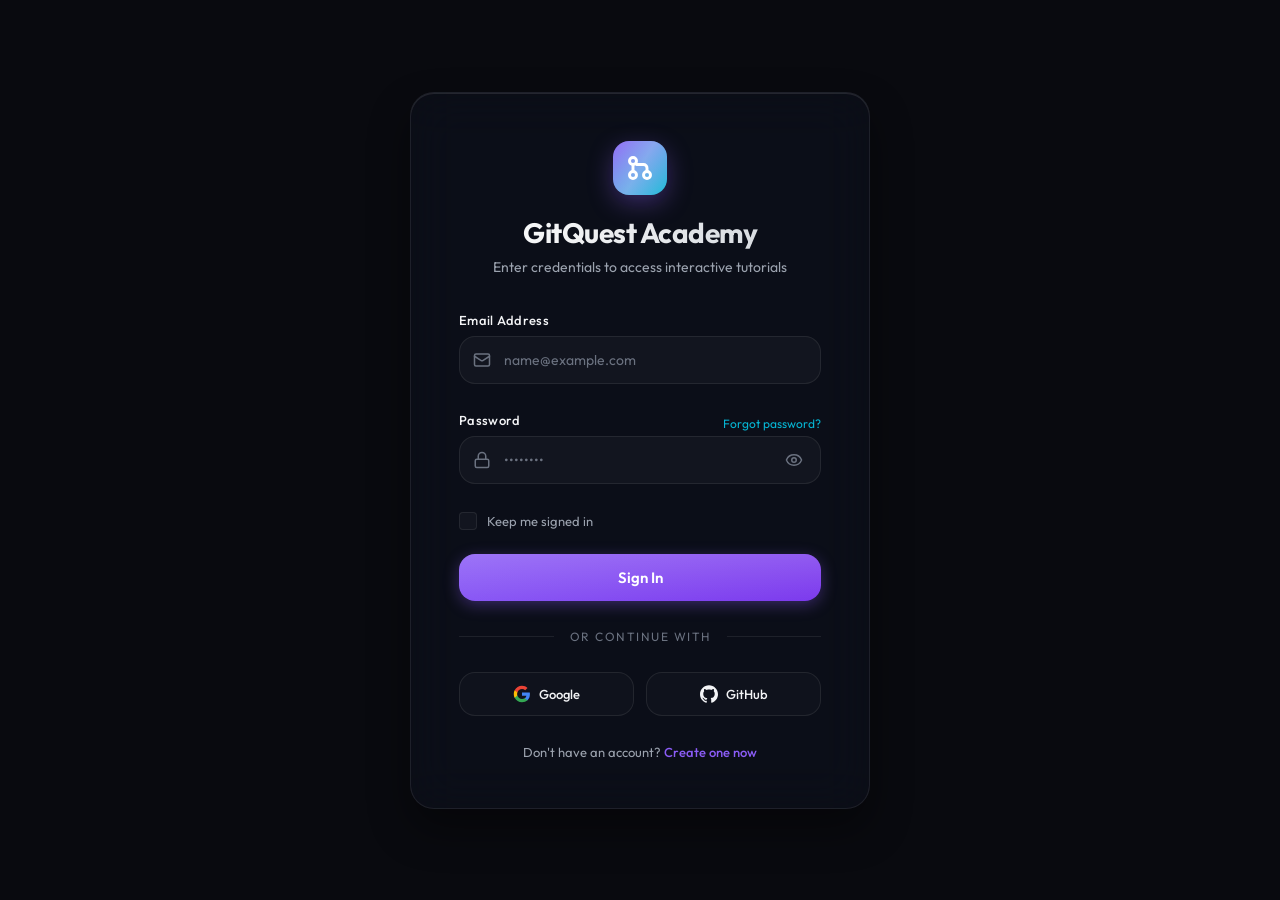
<file: index.html>
<!DOCTYPE html>
<html lang="en">
<head>
    <meta charset="UTF-8">
    <meta name="viewport" content="width=device-width, initial-scale=1.0">
    <title>GitQuest Academy | Interactive Git Simulator</title>
    <meta name="description" content="Master Git and GitHub interactively. Visual sandbox, beginner-to-advanced lessons, and terminal simulator.">
    <!-- Google Fonts -->
    <link rel="preconnect" href="https://fonts.googleapis.com">
    <link rel="preconnect" href="https://fonts.gstatic.com" crossorigin>
    <link href="https://fonts.googleapis.com/css2?family=Outfit:wght@300;400;500;600;700&display=swap" rel="stylesheet">
    <!-- Stylesheet -->
    <link rel="stylesheet" href="style.css">
</head>
<body>
    <!-- Background Animated Blobs -->
    <div class="blob-container">
        <div class="blob blob-1"></div>
        <div class="blob blob-2"></div>
        <div class="blob blob-3"></div>
    </div>

    <!-- Main Container -->
    <main class="login-container">
        <!-- Login Card -->
        <section class="login-card">
            <!-- Brand Logo & Header -->
            <div class="brand-header">
                <div class="logo">
                    <svg viewBox="0 0 24 24" fill="none" stroke="currentColor" stroke-width="2.5" stroke-linecap="round" stroke-linejoin="round">
                        <circle cx="18" cy="18" r="3"/>
                        <circle cx="6" cy="6" r="3"/>
                        <circle cx="6" cy="18" r="3"/>
                        <path d="M6 9v6M9 9h6a3 3 0 0 1 3 3v3"/>
                    </svg>
                </div>
                <h1>GitQuest Academy</h1>
                <p class="subtitle">Enter credentials to access interactive tutorials</p>
            </div>

            <!-- Login Form -->
            <form id="login-form" novalidate>
                <!-- Email Input Group -->
                <div class="input-group" id="email-group">
                    <label for="email">Email Address</label>
                    <div class="input-wrapper">
                        <span class="input-icon">
                            <svg viewBox="0 0 24 24" fill="none" stroke="currentColor" stroke-width="2" stroke-linecap="round" stroke-linejoin="round">
                                <rect width="20" height="16" x="2" y="4" rx="2"/>
                                <path d="m22 7-8.97 5.7a1.94 1.94 0 0 1-2.06 0L2 7"/>
                            </svg>
                        </span>
                        <input 
                            type="email" 
                            id="email" 
                            placeholder="name@example.com" 
                            autocomplete="username" 
                            required
                        >
                    </div>
                    <span class="error-message" id="email-error">Please enter a valid email address</span>
                </div>

                <!-- Password Input Group -->
                <div class="input-group" id="password-group">
                    <div class="label-wrapper">
                        <label for="password">Password</label>
                        <a href="#" class="forgot-password-link" tabIndex="-1">Forgot password?</a>
                    </div>
                    <div class="input-wrapper">
                        <span class="input-icon">
                            <svg viewBox="0 0 24 24" fill="none" stroke="currentColor" stroke-width="2" stroke-linecap="round" stroke-linejoin="round">
                                <rect width="18" height="11" x="3" y="11" rx="2" ry="2"/>
                                <path d="M7 11V7a5 5 0 0 1 10 0v4"/>
                            </svg>
                        </span>
                        <input 
                            type="password" 
                            id="password" 
                            placeholder="••••••••" 
                            autocomplete="current-password" 
                            required
                        >
                        <button type="button" class="password-toggle" id="password-toggle" aria-label="Toggle password visibility">
                            <!-- Eye Open -->
                            <svg class="eye-open-icon" viewBox="0 0 24 24" fill="none" stroke="currentColor" stroke-width="2" stroke-linecap="round" stroke-linejoin="round">
                                <path d="M2.062 12.348a1 1 0 0 1 0-.696 10.75 10.75 0 0 1 19.876 0 1 1 0 0 1 0 .696 10.75 10.75 0 0 1-19.876 0z"/>
                                <circle cx="12" cy="12" r="3"/>
                            </svg>
                            <!-- Eye Closed (Hidden by default) -->
                            <svg class="eye-closed-icon hidden" viewBox="0 0 24 24" fill="none" stroke="currentColor" stroke-width="2" stroke-linecap="round" stroke-linejoin="round">
                                <path d="M9.88 9.88a3 3 0 1 0 4.24 4.24"/>
                                <path d="M10.73 5.08A10.43 10.43 0 0 1 12 5c7 0 10 7 10 7a13.16 13.16 0 0 1-1.67 2.68"/>
                                <path d="M6.61 6.61A13.52 13.52 0 0 0 2 12s3 7 10 7a9.74 9.74 0 0 0 5.39-1.61"/>
                                <line x1="2" x2="22" y1="2" y2="22"/>
                            </svg>
                        </button>
                    </div>
                    <span class="error-message" id="password-error">Password must be at least 8 characters</span>
                </div>

                <!-- Remember Me Checkbox -->
                <div class="remember-me-container">
                    <label class="checkbox-label">
                        <input type="checkbox" id="remember-me">
                        <span class="custom-checkbox"></span>
                        Keep me signed in
                    </label>
                </div>

                <!-- Submit Button -->
                <button type="submit" class="submit-btn" id="submit-btn">
                    <span class="btn-text">Sign In</span>
                    <span class="btn-loader hidden">
                        <svg class="spinner" viewBox="0 0 50 50">
                            <circle class="path" cx="25" cy="25" r="20" fill="none" stroke-width="5"></circle>
                        </svg>
                    </span>
                </button>
            </form>

            <!-- Divider -->
            <div class="divider">
                <span>or continue with</span>
            </div>

            <!-- Social Logins -->
            <div class="social-login-grid">
                <button type="button" class="social-btn" aria-label="Sign in with Google">
                    <svg class="social-icon" viewBox="0 0 24 24" fill="currentColor">
                        <path d="M22.56 12.25c0-.78-.07-1.53-.2-2.25H12v4.26h5.92c-.26 1.37-1.04 2.53-2.21 3.31v2.77h3.57c2.08-1.92 3.28-4.74 3.28-8.09z" fill="#4285F4"/>
                        <path d="M12 23c2.97 0 5.46-.98 7.28-2.66l-3.57-2.77c-.98.66-2.23 1.06-3.71 1.06-2.86 0-5.29-1.93-6.16-4.53H2.18v2.84C3.99 20.53 7.7 23 12 23z" fill="#34A853"/>
                        <path d="M5.84 14.09c-.22-.66-.35-1.36-.35-2.09s.13-1.43.35-2.09V7.06H2.18C1.43 8.55 1 10.22 1 12s.43 3.45 1.18 4.94l2.85-2.22.81-.63z" fill="#FBBC05"/>
                        <path d="M12 5.38c1.62 0 3.06.56 4.21 1.64l3.15-3.15C17.45 2.09 14.97 1 12 1 7.7 1 3.99 3.47 2.18 7.06l3.66 2.84c.87-2.6 3.3-4.53 6.16-4.53z" fill="#EA4335"/>
                    </svg>
                    Google
                </button>
                <button type="button" class="social-btn" aria-label="Sign in with GitHub">
                    <svg class="social-icon" viewBox="0 0 24 24" fill="currentColor">
                        <path d="M12 .297c-6.63 0-12 5.373-12 12 0 5.303 3.438 9.8 8.205 11.385.6.113.82-.258.82-.577 0-.285-.01-1.04-.015-2.04-3.338.724-4.042-1.61-4.042-1.61C4.422 18.07 3.633 17.7 3.633 17.7c-1.087-.744.084-.729.084-.729 1.205.084 1.838 1.236 1.838 1.236 1.07 1.835 2.809 1.305 3.495.998.108-.776.417-1.305.76-1.605-2.665-.3-5.466-1.332-5.466-5.93 0-1.31.465-2.38 1.235-3.22-.135-.303-.54-1.523.105-3.176 0 0 1.005-.322 3.3 1.23.96-.267 1.98-.399 3-.405 1.02.006 2.04.138 3 .405 2.28-1.552 3.285-1.23 3.285-1.23.645 1.653.24 2.873.12 3.176.765.84 1.23 1.91 1.23 3.22 0 4.61-2.805 5.625-5.475 5.92.42.36.81 1.096.81 2.22 0 1.606-.015 2.896-.015 3.286 0 .315.21.69.825.57C20.565 22.092 24 17.592 24 12.297c0-6.627-5.373-12-12-12"/>
                    </svg>
                    GitHub
                </button>
            </div>

            <!-- Sign Up Prompt -->
            <div class="signup-prompt">
                Don't have an account? <a href="#" class="signup-link">Create one now</a>
            </div>
        </section>

        <!-- Feedback Toast (Success/Error Notifications) -->
        <div id="toast" class="toast hidden" role="alert" aria-live="assertive">
            <span class="toast-icon"></span>
            <span class="toast-message"></span>
        </div>
    </main>

    <!-- Script -->
    <script src="script.js"></script>
</body>
</html>
</file>
<file: style.css>
/* ==========================================================================
   DESIGN TOKENS & VARIABLES
   ========================================================================== */
:root {
    /* Color Palette (Deep dark universe theme with vibrant accent glows) */
    --bg-dark: #090a0f;
    --bg-dark-rgb: 9, 10, 15;
    --card-bg: rgba(17, 20, 32, 0.45);
    --card-border: rgba(255, 255, 255, 0.08);
    --card-border-focus: rgba(138, 92, 246, 0.4);
    
    --primary: #8b5cf6; /* Vibrant violet */
    --primary-glow: rgba(139, 92, 246, 0.35);
    --primary-hover: #7c3aed;
    --accent-cyan: #06b6d4; /* Vibrant cyan */
    --accent-pink: #ec4899; /* Vibrant pink */
    --accent-green: #10b981; /* Success state */
    --accent-yellow: #f59e0b; /* Pending state */
    --accent-red: #ef4444; /* Error/untracked state */
    
    --text-main: #f3f4f6; /* Off-white */
    --text-muted: #9ca3af; /* Gray */
    --text-muted-light: #6b7280;
    
    --input-bg: rgba(255, 255, 255, 0.03);
    --input-border: rgba(255, 255, 255, 0.08);
    --input-focus: #8b5cf6;
    
    --terminal-bg: #05060b;
    --terminal-border: rgba(255, 255, 255, 0.05);
    
    --success: #10b981;
    --success-glow: rgba(16, 185, 129, 0.2);
    --error: #ef4444;
    --error-glow: rgba(239, 68, 68, 0.2);
    
    /* Typography */
    --font-sans: 'Outfit', -apple-system, BlinkMacSystemFont, "Segoe UI", Roboto, sans-serif;
    --font-mono: 'Fira Code', monospace;
    
    /* Layout */
    --radius-lg: 24px;
    --radius-md: 16px;
    --radius-sm: 8px;
    --transition-smooth: all 0.3s cubic-bezier(0.4, 0, 0.2, 1);
    --transition-fast: all 0.15s ease;
}

/* ==========================================================================
   BASE & RESET
   ========================================================================== */
* {
    margin: 0;
    padding: 0;
    box-sizing: border-box;
}

html, body {
    width: 100%;
    min-height: 100vh;
    font-family: var(--font-sans);
    background-color: var(--bg-dark);
    color: var(--text-main);
    overflow-x: hidden;
    display: flex;
}

/* ==========================================================================
   BACKGROUND ANIMATED BLOBS
   ========================================================================== */
.blob-container {
    position: fixed;
    top: 0;
    left: 0;
    width: 100vw;
    height: 100vh;
    z-index: -1;
    overflow: hidden;
    pointer-events: none;
}

.blob {
    position: absolute;
    border-radius: 50%;
    filter: blur(100px);
    opacity: 0.35;
    mix-blend-mode: screen;
    animation: float 25s infinite alternate ease-in-out;
}

.blob-1 {
    top: -10%;
    left: -10%;
    width: 50vw;
    height: 50vw;
    background: radial-gradient(circle, var(--primary) 0%, rgba(139,92,246,0) 70%);
    animation-duration: 20s;
}

.blob-2 {
    bottom: -15%;
    right: -10%;
    width: 60vw;
    height: 60vw;
    background: radial-gradient(circle, var(--accent-cyan) 0%, rgba(6,182,212,0) 70%);
    animation-duration: 28s;
    animation-delay: -5s;
}

.blob-3 {
    top: 30%;
    left: 50%;
    width: 35vw;
    height: 35vw;
    background: radial-gradient(circle, var(--accent-pink) 0%, rgba(236,72,153,0) 70%);
    animation-duration: 22s;
    animation-delay: -10s;
}

@keyframes float {
    0% {
        transform: translate(0, 0) scale(1) rotate(0deg);
    }
    33% {
        transform: translate(8%, 12%) scale(1.1) rotate(120deg);
    }
    66% {
        transform: translate(-10%, -5%) scale(0.9) rotate(240deg);
    }
    100% {
        transform: translate(0, 0) scale(1) rotate(360deg);
    }
}

/* ==========================================================================
   LOGIN MODULE STYLING
   ========================================================================== */
.login-container {
    display: flex;
    justify-content: center;
    align-items: center;
    padding: 24px;
    width: 100%;
    min-height: 100vh;
}

.login-card {
    background: var(--card-bg);
    border: 1px solid var(--card-border);
    backdrop-filter: blur(24px) saturate(190%);
    -webkit-backdrop-filter: blur(24px) saturate(190%);
    border-radius: var(--radius-lg);
    width: 100%;
    max-width: 460px;
    padding: 48px;
    box-shadow: 
        0 20px 40px rgba(0, 0, 0, 0.4),
        inset 0 1px 0 rgba(255, 255, 255, 0.1);
    transform: translateY(20px);
    opacity: 0;
    animation: card-appear 0.6s cubic-bezier(0.16, 1, 0.3, 1) forwards;
}

@keyframes card-appear {
    to {
        transform: translateY(0);
        opacity: 1;
    }
}

.brand-header {
    text-align: center;
    margin-bottom: 36px;
}

.brand-header .logo {
    display: inline-flex;
    justify-content: center;
    align-items: center;
    width: 54px;
    height: 54px;
    border-radius: var(--radius-md);
    background: linear-gradient(135deg, var(--primary), var(--accent-cyan));
    color: white;
    margin-bottom: 20px;
    box-shadow: 0 8px 24px var(--primary-glow);
    position: relative;
    overflow: hidden;
}

.brand-header .logo::after {
    content: '';
    position: absolute;
    top: -50%;
    left: -50%;
    width: 200%;
    height: 200%;
    background: linear-gradient(to right, transparent, rgba(255, 255, 255, 0.3), transparent);
    transform: rotate(30deg);
    animation: shine 5s infinite ease-in-out;
}

@keyframes shine {
    0% { transform: translate(-100%, -100%) rotate(30deg); }
    30%, 100% { transform: translate(100%, 100%) rotate(30deg); }
}

.brand-header .logo svg {
    width: 28px;
    height: 28px;
}

.brand-header h1 {
    font-size: 28px;
    font-weight: 700;
    letter-spacing: -0.5px;
    background: linear-gradient(to right, #ffffff, #d1d5db);
    -webkit-background-clip: text;
    -webkit-text-fill-color: transparent;
    margin-bottom: 8px;
}

.brand-header .subtitle {
    color: var(--text-muted);
    font-size: 14px;
    font-weight: 400;
}

/* Inputs & Form Groups */
.input-group {
    margin-bottom: 22px;
    display: flex;
    flex-direction: column;
}

.input-group label {
    font-size: 13px;
    font-weight: 500;
    color: var(--text-main);
    margin-bottom: 8px;
    letter-spacing: 0.3px;
}

.label-wrapper {
    display: flex;
    justify-content: space-between;
    align-items: center;
}

.forgot-password-link {
    font-size: 12px;
    color: var(--accent-cyan);
    text-decoration: none;
    transition: var(--transition-fast);
}

.forgot-password-link:hover {
    color: #22d3ee;
    text-shadow: 0 0 10px rgba(6, 182, 212, 0.4);
}

.input-wrapper {
    position: relative;
    display: flex;
    align-items: center;
}

.input-icon {
    position: absolute;
    left: 14px;
    color: var(--text-muted-light);
    display: flex;
    align-items: center;
    pointer-events: none;
    transition: var(--transition-fast);
}

.input-icon svg {
    width: 18px;
    height: 18px;
}

.input-wrapper input {
    width: 100%;
    padding: 14px 44px;
    background: var(--input-bg);
    border: 1px solid var(--input-border);
    border-radius: var(--radius-md);
    color: var(--text-main);
    font-family: var(--font-sans);
    font-size: 14px;
    font-weight: 400;
    transition: var(--transition-smooth);
}

.input-wrapper input::placeholder {
    color: var(--text-muted-light);
}

.input-wrapper input:focus {
    outline: none;
    border-color: var(--primary);
    background: rgba(255, 255, 255, 0.05);
    box-shadow: 
        0 0 0 4px rgba(139, 92, 246, 0.15),
        0 4px 12px rgba(0, 0, 0, 0.2);
}

.input-wrapper input:focus ~ .input-icon {
    color: var(--primary);
}

.password-toggle {
    position: absolute;
    right: 14px;
    background: none;
    border: none;
    color: var(--text-muted-light);
    cursor: pointer;
    padding: 4px;
    display: flex;
    align-items: center;
    border-radius: 4px;
    transition: var(--transition-fast);
}

.password-toggle:hover {
    color: var(--text-main);
}

.password-toggle:focus-visible {
    outline: 2px solid var(--primary);
}

.password-toggle svg {
    width: 18px;
    height: 18px;
}

.hidden {
    display: none !important;
}

/* Form Errors */
.error-message {
    color: var(--error);
    font-size: 12px;
    margin-top: 6px;
    opacity: 0;
    max-height: 0;
    overflow: hidden;
    transition: var(--transition-smooth);
}

.input-group.invalid .error-message {
    opacity: 1;
    max-height: 20px;
}

.input-group.invalid input {
    border-color: var(--error);
    box-shadow: 0 0 0 4px rgba(239, 68, 68, 0.15);
}

.input-group.invalid .input-icon {
    color: var(--error);
}

.remember-me-container {
    margin: 8px 0 24px;
}

.checkbox-label {
    display: flex;
    align-items: center;
    font-size: 13px;
    color: var(--text-muted);
    cursor: pointer;
    user-select: none;
}

.checkbox-label input {
    position: absolute;
    opacity: 0;
    cursor: pointer;
    height: 0;
    width: 0;
}

.custom-checkbox {
    width: 18px;
    height: 18px;
    background: var(--input-bg);
    border: 1px solid var(--input-border);
    border-radius: 4px;
    margin-right: 10px;
    position: relative;
    transition: var(--transition-fast);
}

.checkbox-label:hover .custom-checkbox {
    border-color: var(--primary);
    background: rgba(255, 255, 255, 0.05);
}

.checkbox-label input:checked ~ .custom-checkbox {
    background: var(--primary);
    border-color: var(--primary);
    box-shadow: 0 0 10px var(--primary-glow);
}

.custom-checkbox::after {
    content: "";
    position: absolute;
    display: none;
    left: 5px;
    top: 2px;
    width: 5px;
    height: 9px;
    border: solid white;
    border-width: 0 2px 2px 0;
    transform: rotate(45deg);
}

.checkbox-label input:checked ~ .custom-checkbox::after {
    display: block;
}

/* Submit Button */
.submit-btn {
    width: 100%;
    padding: 14px;
    border: none;
    border-radius: var(--radius-md);
    background: linear-gradient(135deg, var(--primary), var(--primary-hover));
    color: white;
    font-family: var(--font-sans);
    font-size: 15px;
    font-weight: 600;
    cursor: pointer;
    box-shadow: 0 4px 15px var(--primary-glow);
    position: relative;
    overflow: hidden;
    display: flex;
    justify-content: center;
    align-items: center;
    transition: var(--transition-smooth);
}

.submit-btn::before {
    content: '';
    position: absolute;
    top: 0;
    left: 0;
    width: 100%;
    height: 100%;
    background: linear-gradient(to bottom, rgba(255,255,255,0.15), transparent);
    opacity: 1;
    transition: var(--transition-fast);
}

.submit-btn:hover {
    transform: translateY(-2px);
    box-shadow: 0 6px 20px rgba(139, 92, 246, 0.5);
    filter: brightness(1.1);
}

.submit-btn:active {
    transform: translateY(0);
}

.submit-btn:disabled {
    opacity: 0.6;
    cursor: not-allowed;
    transform: none !important;
    box-shadow: none !important;
}

.spinner {
    animation: rotate 2s linear infinite;
    width: 20px;
    height: 20px;
}

.spinner .path {
    stroke: #ffffff;
    stroke-linecap: round;
    animation: dash 1.5s ease-in-out infinite;
}

@keyframes rotate {
    100% { transform: rotate(360deg); }
}

@keyframes dash {
    0% { stroke-dasharray: 1, 150; stroke-dashoffset: 0; }
    50% { stroke-dasharray: 90, 150; stroke-dashoffset: -35; }
    100% { stroke-dasharray: 90, 150; stroke-dashoffset: -124; }
}

.divider {
    display: flex;
    align-items: center;
    text-align: center;
    margin: 28px 0;
    color: var(--text-muted-light);
    font-size: 12px;
    text-transform: uppercase;
    letter-spacing: 1.5px;
}

.divider::before,
.divider::after {
    content: '';
    flex: 1;
    border-bottom: 1px solid rgba(255, 255, 255, 0.08);
}

.divider:not(:empty)::before { margin-right: 16px; }
.divider:not(:empty)::after { margin-left: 16px; }

.social-login-grid {
    display: grid;
    grid-template-columns: 1fr 1fr;
    gap: 12px;
    margin-bottom: 28px;
}

.social-btn {
    display: flex;
    justify-content: center;
    align-items: center;
    gap: 8px;
    padding: 12px;
    background: rgba(255, 255, 255, 0.02);
    border: 1px solid var(--input-border);
    border-radius: var(--radius-md);
    color: var(--text-main);
    font-family: var(--font-sans);
    font-size: 13px;
    font-weight: 500;
    cursor: pointer;
    transition: var(--transition-smooth);
}

.social-btn:hover {
    background: rgba(255, 255, 255, 0.05);
    border-color: rgba(255, 255, 255, 0.2);
    transform: translateY(-1px);
}

.social-icon {
    width: 18px;
    height: 18px;
}

.signup-prompt {
    text-align: center;
    font-size: 13px;
    color: var(--text-muted);
}

.signup-link {
    color: var(--primary);
    text-decoration: none;
    font-weight: 500;
    transition: var(--transition-fast);
}

.signup-link:hover {
    color: #a78bfa;
    text-shadow: 0 0 10px rgba(167, 139, 250, 0.3);
}

/* ==========================================================
   GIT ACADEMY INTERACTIVE DASHBOARD STYLING
   ========================================================== */
.dashboard-container {
    display: grid;
    grid-template-columns: 260px 1fr;
    width: 100%;
    min-height: 100vh;
    position: relative;
}

/* Sidebar */
.sidebar {
    background: rgba(10, 11, 18, 0.6);
    border-right: 1px solid var(--card-border);
    backdrop-filter: blur(20px);
    -webkit-backdrop-filter: blur(20px);
    padding: 32px 24px;
    display: flex;
    flex-direction: column;
    justify-content: space-between;
}

.brand {
    display: flex;
    align-items: center;
    gap: 12px;
    margin-bottom: 48px;
}

.brand .logo {
    display: flex;
    justify-content: center;
    align-items: center;
    width: 38px;
    height: 38px;
    border-radius: var(--radius-sm);
    background: linear-gradient(135deg, var(--primary), var(--accent-cyan));
    color: white;
    box-shadow: 0 4px 12px var(--primary-glow);
}

.brand .logo svg {
    width: 20px;
    height: 20px;
}

.brand span {
    font-size: 18px;
    font-weight: 700;
    letter-spacing: -0.5px;
    background: linear-gradient(to right, #ffffff, #d1d5db);
    -webkit-background-clip: text;
    -webkit-text-fill-color: transparent;
}

.nav-menu {
    display: flex;
    flex-direction: column;
    gap: 8px;
    list-style: none;
    flex-grow: 1;
}

.nav-item a {
    display: flex;
    align-items: center;
    gap: 12px;
    padding: 12px 16px;
    color: var(--text-muted);
    text-decoration: none;
    border-radius: var(--radius-sm);
    font-size: 14px;
    font-weight: 500;
    transition: var(--transition-smooth);
}

.nav-item.active a,
.nav-item a:hover {
    color: var(--text-main);
    background: rgba(255, 255, 255, 0.04);
}

.nav-item.active a {
    background: rgba(139, 92, 246, 0.15);
    border-left: 3px solid var(--primary);
    color: #c084fc;
}

.nav-item a svg {
    width: 18px;
    height: 18px;
}

.sidebar-footer {
    border-top: 1px solid var(--card-border);
    padding-top: 24px;
}

.logout-btn {
    width: 100%;
    display: flex;
    align-items: center;
    gap: 12px;
    padding: 12px 16px;
    background: none;
    border: 1px solid rgba(239, 68, 68, 0.2);
    border-radius: var(--radius-sm);
    color: var(--accent-red);
    font-family: inherit;
    font-size: 14px;
    font-weight: 500;
    cursor: pointer;
    transition: var(--transition-smooth);
}

.logout-btn:hover {
    background: rgba(239, 68, 68, 0.1);
    box-shadow: 0 0 15px rgba(239, 68, 68, 0.15);
}

/* Main Panel & Header */
.main-content {
    padding: 40px;
    overflow-y: auto;
    max-height: 100vh;
    flex-grow: 1;
}

.dashboard-header {
    display: flex;
    justify-content: space-between;
    align-items: center;
    margin-bottom: 36px;
}

.welcome-section h2 {
    font-size: 28px;
    font-weight: 700;
    letter-spacing: -0.5px;
    margin-bottom: 6px;
}

.welcome-section p {
    color: var(--text-muted);
    font-size: 14px;
}

/* View panel toggle */
.panel-view {
    display: none;
    animation: fadeIn 0.4s ease forwards;
}

.panel-view.active-panel {
    display: block;
}

@keyframes fadeIn {
    from { opacity: 0; transform: translateY(10px); }
    to { opacity: 1; transform: translateY(0); }
}

/* ==========================================================
   INTERACTIVE SIMULATOR (MAP + TERMINAL)
   ========================================================== */
.simulator-grid {
    display: grid;
    grid-template-rows: auto 1fr;
    gap: 28px;
}

/* Visual Map Zones */
.git-visualizer {
    display: grid;
    grid-template-columns: repeat(4, 1fr);
    gap: 16px;
    background: var(--card-bg);
    border: 1px solid var(--card-border);
    border-radius: var(--radius-md);
    padding: 24px;
    box-shadow: 0 10px 30px rgba(0, 0, 0, 0.3);
}

.visual-zone {
    background: rgba(255, 255, 255, 0.015);
    border: 1px dashed rgba(255, 255, 255, 0.08);
    border-radius: var(--radius-sm);
    padding: 16px;
    min-height: 180px;
    display: flex;
    flex-direction: column;
    position: relative;
    transition: var(--transition-smooth);
}

.visual-zone.highlight-work { border-color: var(--accent-red); }
.visual-zone.highlight-stage { border-color: var(--accent-green); }
.visual-zone.highlight-local { border-color: var(--primary); }
.visual-zone.highlight-remote { border-color: var(--accent-cyan); }

.zone-header {
    font-size: 12px;
    font-weight: 600;
    color: var(--text-muted);
    text-transform: uppercase;
    letter-spacing: 0.8px;
    margin-bottom: 12px;
    display: flex;
    align-items: center;
    gap: 6px;
}

.zone-header .indicator {
    width: 8px;
    height: 8px;
    border-radius: 50%;
    background: var(--text-muted);
}

.visual-zone.highlight-work .indicator { background: var(--accent-red); box-shadow: 0 0 8px var(--accent-red); }
.visual-zone.highlight-stage .indicator { background: var(--accent-green); box-shadow: 0 0 8px var(--accent-green); }
.visual-zone.highlight-local .indicator { background: var(--primary); box-shadow: 0 0 8px var(--primary); }
.visual-zone.highlight-remote .indicator { background: var(--accent-cyan); box-shadow: 0 0 8px var(--accent-cyan); }

.file-list, .commit-list {
    display: flex;
    flex-direction: column;
    gap: 8px;
    flex-grow: 1;
    overflow-y: auto;
}

.visual-file {
    background: rgba(255, 255, 255, 0.03);
    border: 1px solid rgba(255, 255, 255, 0.08);
    border-radius: 6px;
    padding: 10px 12px;
    font-size: 13px;
    font-family: var(--font-mono);
    display: flex;
    justify-content: space-between;
    align-items: center;
    animation: scaleIn 0.25s ease forwards;
}

@keyframes scaleIn {
    from { opacity: 0; transform: scale(0.95); }
    to { opacity: 1; transform: scale(1); }
}

.visual-file.untracked { color: var(--accent-red); border-color: rgba(239, 68, 68, 0.15); }
.visual-file.modified { color: var(--accent-yellow); border-color: rgba(245, 158, 11, 0.15); }
.visual-file.staged { color: var(--accent-green); border-color: rgba(16, 185, 129, 0.15); }

.visual-commit {
    background: rgba(139, 92, 246, 0.08);
    border: 1px solid rgba(139, 92, 246, 0.2);
    border-radius: 6px;
    padding: 8px 10px;
    font-size: 12px;
    display: flex;
    flex-direction: column;
    gap: 2px;
    animation: scaleIn 0.25s ease forwards;
}

.visual-commit .hash {
    font-family: var(--font-mono);
    color: #c084fc;
    font-weight: 600;
}

.visual-commit .msg {
    color: var(--text-main);
    white-space: nowrap;
    overflow: hidden;
    text-overflow: ellipsis;
}

.remote-commit {
    background: rgba(6, 182, 212, 0.08);
    border: 1px solid rgba(6, 182, 212, 0.2);
}

.remote-commit .hash {
    color: var(--accent-cyan);
}

/* Terminal Console UI */
.terminal-window {
    background: var(--terminal-bg);
    border: 1px solid var(--terminal-border);
    border-radius: var(--radius-md);
    box-shadow: 0 20px 50px rgba(0, 0, 0, 0.5);
    overflow: hidden;
    display: flex;
    flex-direction: column;
    min-height: 380px;
}

.terminal-bar {
    background: rgba(255, 255, 255, 0.02);
    border-bottom: 1px solid rgba(255, 255, 255, 0.05);
    padding: 12px 16px;
    display: flex;
    align-items: center;
    gap: 8px;
    position: relative;
}

.terminal-btn {
    width: 12px;
    height: 12px;
    border-radius: 50%;
}

.t-red { background: var(--accent-red); }
.t-yellow { background: var(--accent-yellow); }
.t-green { background: var(--accent-green); }

.terminal-title {
    position: absolute;
    left: 50%;
    transform: translateX(-50%);
    font-size: 12px;
    font-weight: 500;
    color: var(--text-muted);
    font-family: var(--font-mono);
}

.terminal-body {
    padding: 20px;
    font-family: var(--font-mono);
    font-size: 14px;
    line-height: 1.6;
    color: #22c55e;
    flex-grow: 1;
    overflow-y: auto;
    display: flex;
    flex-direction: column;
}

.terminal-output {
    flex-grow: 1;
    margin-bottom: 12px;
    white-space: pre-wrap;
}

.cli-line {
    margin-bottom: 8px;
    animation: lineFade 0.2s ease;
}

@keyframes lineFade {
    from { opacity: 0; transform: translateY(4px); }
    to { opacity: 1; transform: translateY(0); }
}

.cli-input-row {
    display: flex;
    align-items: center;
    gap: 8px;
    color: var(--accent-cyan);
}

.prompt-symbol {
    font-weight: 600;
}

.terminal-input {
    background: none;
    border: none;
    color: var(--text-main);
    font-family: inherit;
    font-size: 14px;
    flex-grow: 1;
    outline: none;
}

/* ==========================================================
   TUTORIALS MODULE LAYOUT
   ========================================================== */
.tutorial-grid {
    display: grid;
    grid-template-columns: 320px 1fr;
    gap: 28px;
}

.track-sidebar {
    background: var(--card-bg);
    border: 1px solid var(--card-border);
    border-radius: var(--radius-md);
    padding: 20px;
    max-height: 600px;
    overflow-y: auto;
}

.track-title {
    font-size: 16px;
    font-weight: 600;
    margin-bottom: 16px;
    padding-bottom: 8px;
    border-bottom: 1px solid var(--card-border);
}

.lesson-list {
    list-style: none;
    display: flex;
    flex-direction: column;
    gap: 6px;
}

.lesson-item {
    padding: 12px 14px;
    border-radius: var(--radius-sm);
    font-size: 13.5px;
    font-weight: 500;
    color: var(--text-muted);
    cursor: pointer;
    transition: var(--transition-smooth);
    display: flex;
    align-items: center;
    justify-content: space-between;
}

.lesson-item:hover {
    color: var(--text-main);
    background: rgba(255, 255, 255, 0.03);
}

.lesson-item.active-lesson {
    color: #c084fc;
    background: rgba(139, 92, 246, 0.1);
}

.lesson-item .badge-difficulty {
    font-size: 10px;
    padding: 2px 6px;
    border-radius: 8px;
    font-weight: 600;
}

.badge-difficulty.beg { background: rgba(16, 185, 129, 0.1); color: var(--accent-green); }
.badge-difficulty.int { background: rgba(245, 158, 11, 0.1); color: var(--accent-yellow); }
.badge-difficulty.adv { background: rgba(139, 92, 246, 0.1); color: #a78bfa; }

.lesson-reader {
    background: var(--card-bg);
    border: 1px solid var(--card-border);
    border-radius: var(--radius-md);
    padding: 36px;
    box-shadow: 0 10px 30px rgba(0, 0, 0, 0.2);
    min-height: 480px;
}

.lesson-header {
    margin-bottom: 24px;
    padding-bottom: 16px;
    border-bottom: 1px solid var(--card-border);
}

.lesson-header h3 {
    font-size: 24px;
    font-weight: 700;
    margin-bottom: 6px;
}

.lesson-header .meta {
    font-size: 12.5px;
    color: var(--text-muted);
    display: flex;
    gap: 16px;
}

.lesson-body {
    line-height: 1.8;
    font-size: 15px;
    color: #d1d5db;
}

.lesson-body h4 {
    color: var(--text-main);
    font-size: 17px;
    font-weight: 600;
    margin: 24px 0 12px 0;
}

.lesson-body p {
    margin-bottom: 16px;
}

.lesson-body ul, .lesson-body ol {
    margin: 0 0 16px 24px;
}

.lesson-body code {
    font-family: var(--font-mono);
    background: rgba(255, 255, 255, 0.05);
    padding: 2px 6px;
    border-radius: 4px;
    font-size: 13.5px;
    color: #ec4899;
}

.lesson-body pre {
    background: var(--terminal-bg);
    border: 1px solid var(--terminal-border);
    border-radius: var(--radius-sm);
    padding: 16px;
    overflow-x: auto;
    margin: 16px 0;
}

.lesson-body pre code {
    color: #38bdf8;
    background: none;
    padding: 0;
    font-size: 13px;
}

.try-it-box {
    background: rgba(6, 182, 212, 0.05);
    border: 1px solid rgba(6, 182, 212, 0.15);
    border-radius: var(--radius-sm);
    padding: 16px 20px;
    margin: 28px 0;
    display: flex;
    align-items: center;
    justify-content: space-between;
}

.try-it-text {
    font-size: 13.5px;
    color: #98e2f7;
}

/* ==========================================================
   QUIZZES COMPONENT STYLING
   ========================================================== */
.quiz-container {
    max-width: 720px;
    margin: 0 auto;
    background: var(--card-bg);
    border: 1px solid var(--card-border);
    border-radius: var(--radius-md);
    padding: 36px;
    box-shadow: 0 10px 30px rgba(0, 0, 0, 0.2);
}

.quiz-header {
    display: flex;
    justify-content: space-between;
    align-items: center;
    margin-bottom: 28px;
    padding-bottom: 16px;
    border-bottom: 1px solid var(--card-border);
}

.quiz-progress {
    font-size: 13px;
    font-weight: 600;
    color: var(--text-muted);
}

.quiz-question {
    font-size: 18px;
    font-weight: 600;
    margin-bottom: 24px;
    line-height: 1.5;
}

.quiz-options {
    display: flex;
    flex-direction: column;
    gap: 12px;
    margin-bottom: 28px;
}

.option-btn {
    display: flex;
    align-items: center;
    gap: 16px;
    padding: 16px 20px;
    background: rgba(255, 255, 255, 0.02);
    border: 1px solid var(--card-border);
    border-radius: var(--radius-sm);
    color: var(--text-main);
    font-family: inherit;
    font-size: 14px;
    font-weight: 500;
    text-align: left;
    cursor: pointer;
    transition: var(--transition-smooth);
}

.option-btn:hover {
    background: rgba(255, 255, 255, 0.05);
    border-color: rgba(255, 255, 255, 0.15);
}

.option-btn.selected {
    background: rgba(139, 92, 246, 0.1);
    border-color: var(--primary);
    color: #c084fc;
}

.option-btn.correct {
    background: rgba(16, 185, 129, 0.15);
    border-color: var(--accent-green);
    color: #a7f3d0;
}

.option-btn.wrong {
    background: rgba(239, 68, 68, 0.15);
    border-color: var(--accent-red);
    color: #fecaca;
}

.option-letter {
    width: 24px;
    height: 24px;
    border-radius: 50%;
    background: rgba(255, 255, 255, 0.05);
    display: flex;
    align-items: center;
    justify-content: center;
    font-size: 12px;
    font-weight: 600;
}

.option-btn.selected .option-letter { background: var(--primary); color: white; }
.option-btn.correct .option-letter { background: var(--accent-green); color: white; }
.option-btn.wrong .option-letter { background: var(--accent-red); color: white; }

.quiz-feedback {
    font-size: 14px;
    padding: 16px;
    border-radius: var(--radius-sm);
    margin-bottom: 24px;
    display: none;
}

.quiz-feedback.show-feedback {
    display: block;
    animation: fadeIn 0.3s ease;
}

.quiz-feedback.success {
    background: rgba(16, 185, 129, 0.1);
    border: 1px solid rgba(16, 185, 129, 0.2);
    color: #a7f3d0;
}

.quiz-feedback.error {
    background: rgba(239, 68, 68, 0.1);
    border: 1px solid rgba(239, 68, 68, 0.2);
    color: #fecaca;
}

/* ==========================================================
   FEEDBACK TOAST STYLING
   ========================================================== */
.toast {
    position: fixed;
    bottom: 24px;
    right: 24px;
    z-index: 100;
    display: flex;
    align-items: center;
    gap: 12px;
    padding: 16px 20px;
    border-radius: var(--radius-md);
    backdrop-filter: blur(16px);
    -webkit-backdrop-filter: blur(16px);
    box-shadow: 0 10px 30px rgba(0, 0, 0, 0.5);
    transform: translateY(100px);
    opacity: 0;
    transition: all 0.4s cubic-bezier(0.175, 0.885, 0.32, 1.275);
}

.toast.show {
    transform: translateY(0);
    opacity: 1;
}

.toast-icon {
    display: flex;
    align-items: center;
    justify-content: center;
    width: 20px;
    height: 20px;
}

.toast.success {
    background: rgba(16, 185, 129, 0.15);
    border: 1px solid rgba(16, 185, 129, 0.25);
    color: #a7f3d0;
}

.toast.success .toast-icon::before {
    content: '';
    display: block;
    width: 6px;
    height: 10px;
    border: solid #10b981;
    border-width: 0 2px 2px 0;
    transform: rotate(45deg);
}

.toast.error {
    background: rgba(239, 68, 68, 0.15);
    border: 1px solid rgba(239, 68, 68, 0.25);
    color: #fecaca;
}

.toast.error .toast-icon::before {
    content: '×';
    font-size: 20px;
    font-weight: 700;
    color: var(--error);
    line-height: 1;
}

.toast-message {
    font-size: 13px;
    font-weight: 500;
}

/* ==========================================================
   RESPONSIVE ADJUSTMENTS
   ========================================================== */
@media (max-width: 1024px) {
    .tutorial-grid {
        grid-template-columns: 1fr;
    }
    .track-sidebar {
        max-height: 240px;
    }
}

@media (max-width: 768px) {
    .dashboard-container {
        grid-template-columns: 1fr;
    }
    .sidebar {
        display: none;
    }
    .main-content {
        padding: 24px;
    }
    .git-visualizer {
        grid-template-columns: 1fr;
    }
}

@media (max-width: 480px) {
    .login-card {
        padding: 32px 20px;
        border-radius: var(--radius-md);
    }
    
    .brand-header {
        margin-bottom: 28px;
    }
    
    .brand-header h1 {
        font-size: 24px;
    }
    
    .social-login-grid {
        grid-template-columns: 1fr;
    }
}
</file>
